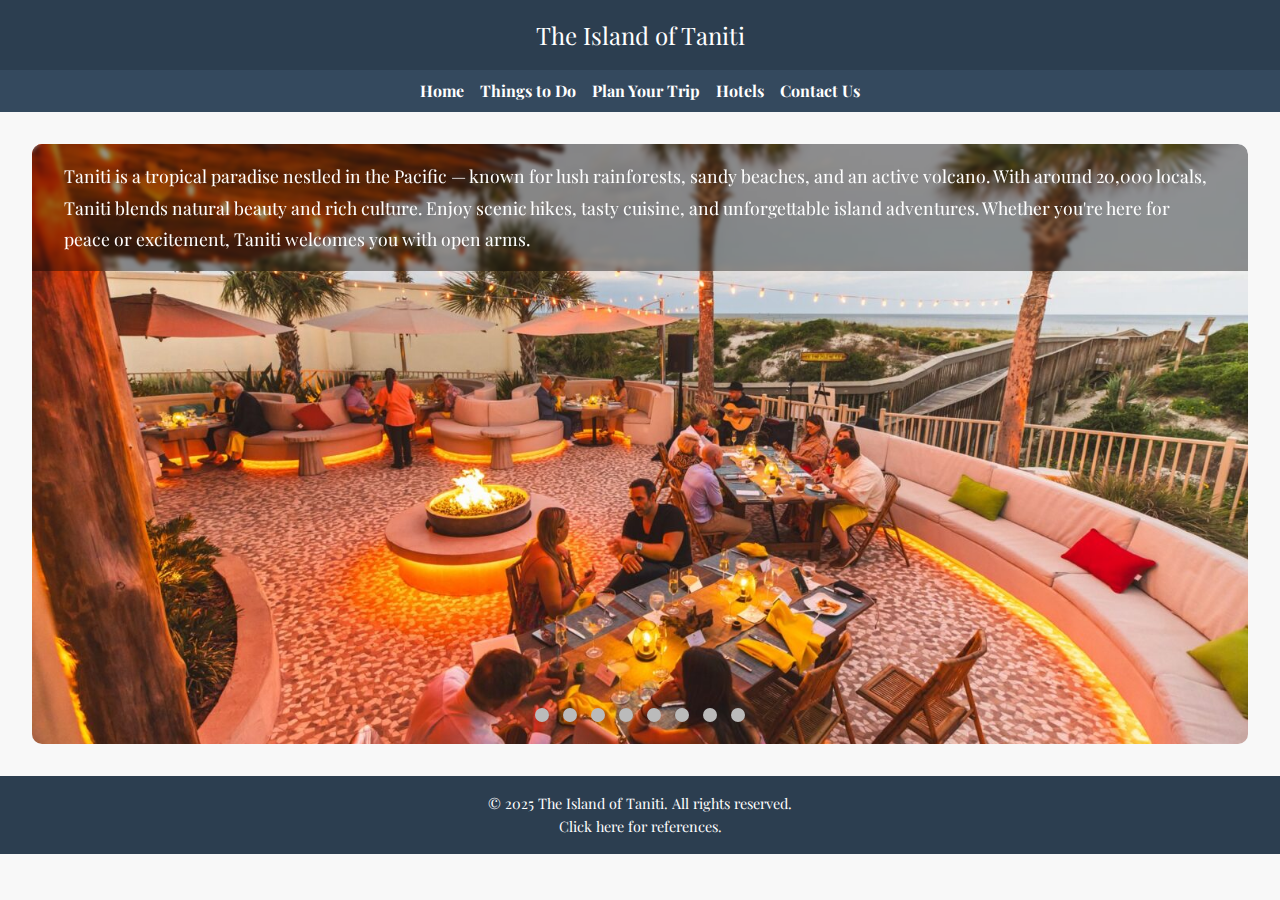
<file: index.html>
<!DOCTYPE html>
<html lang="en">
<head>
  <meta charset="UTF-8" />
  <meta name="viewport" content="width=device-width, initial-scale=1.0"/>
  <title>The Island of Taniti</title>
  <link rel="stylesheet" href="styles.css">
  <link href="https://fonts.googleapis.com/css2?family=Playfair+Display&display=swap" rel="stylesheet">
  <link href="https://fonts.googleapis.com/css2?family=Great+Vibes&display=swap" rel="stylesheet">
</head>

<body>
  <div class="top-bar">
    <div class="logo">The Island of Taniti</div>
  </div>

  <nav class="nav-bar">
    <a href="index.html">Home</a>
    <a href="todo.html"> Things to Do</a>
    <a href="plan.html">Plan Your Trip</a>
    <a href="hotels.html">Hotels</a>
    <a href="contact.html">Contact Us</a>
  </nav>

  <main>
    <div class="slideshow-wrapper">
      <div class="slideshow-container">
        <div class="slide active">
          <img src="HomeImages/picture1.jpg" alt="People in a restaurant in an evening">
        </div>
        <div class="slide">
          <img src="HomeImages/picture2.webp" alt="Inside a restaurant">
        </div>
        <div class="slide">
          <img src="HomeImages/picture3.jpg" alt="Taniti 4 star hotel">
        </div>
        <div class="slide">
          <img src="HomeImages/picture4.jpg" alt="A couple walking on the beach">
        </div>
        <div class="slide">
          <img src="HomeImages/picture5.jpg" alt="A group of people hiking">
        </div>
        <div class="slide">
          <img src="HomeImages/picture6.webp" alt="A couple sightseeing">
        </div>
        <div class="slide">
          <img src="HomeImages/picture7.jpg" alt="Exploring Taniti volcano">
        </div>
        <div class="slide">
          <img src="HomeImages/picture8.jpg" alt="Island boat tour">
        </div>
      </div>

      <div class="overlay-text">
        <p>
          Taniti is a tropical paradise nestled in the Pacific — known for lush rainforests, sandy beaches, and an active volcano. 
          With around 20,000 locals, Taniti blends natural beauty and rich culture. Enjoy scenic hikes, tasty cuisine, 
          and unforgettable island adventures. Whether you're here for peace or excitement, Taniti welcomes you with open arms.
        </p>
      </div>

      <div class="dots-container">
        <span class="dot" onclick="currentSlide(1)"></span>
        <span class="dot" onclick="currentSlide(2)"></span>
        <span class="dot" onclick="currentSlide(3)"></span>
        <span class="dot" onclick="currentSlide(4)"></span>
        <span class="dot" onclick="currentSlide(5)"></span>
        <span class="dot" onclick="currentSlide(6)"></span>
        <span class="dot" onclick="currentSlide(7)"></span>
        <span class="dot" onclick="currentSlide(8)"></span>
      </div>
    </div>
  </main>

  <a href="sources.html" style="text-decoration: none; color: inherit;">
    <footer style="cursor: pointer;">
      <p>&copy; 2025 The Island of Taniti. All rights reserved.</p>
      <p>Click here for references.</p>
    </footer>
  </a>
  
  
  

  <script>
    const slides = document.querySelectorAll('.slide');
    const dots = document.querySelectorAll('.dot');
    let current = 0;

    function showSlide(index) {
      slides.forEach((slide, i) => {
        slide.classList.remove('active');
        dots[i].classList.remove('active');
        if (i === index) {
          slide.classList.add('active');
          dots[i].classList.add('active');
        }
      });
      current = index;
    }

    function nextSlide() {
      current = (current + 1) % slides.length;
      showSlide(current);
    }

    setInterval(nextSlide, 5000);

    function currentSlide(index) {
      showSlide(index - 1);
    }
  </script>
</body>
</html>
</file>
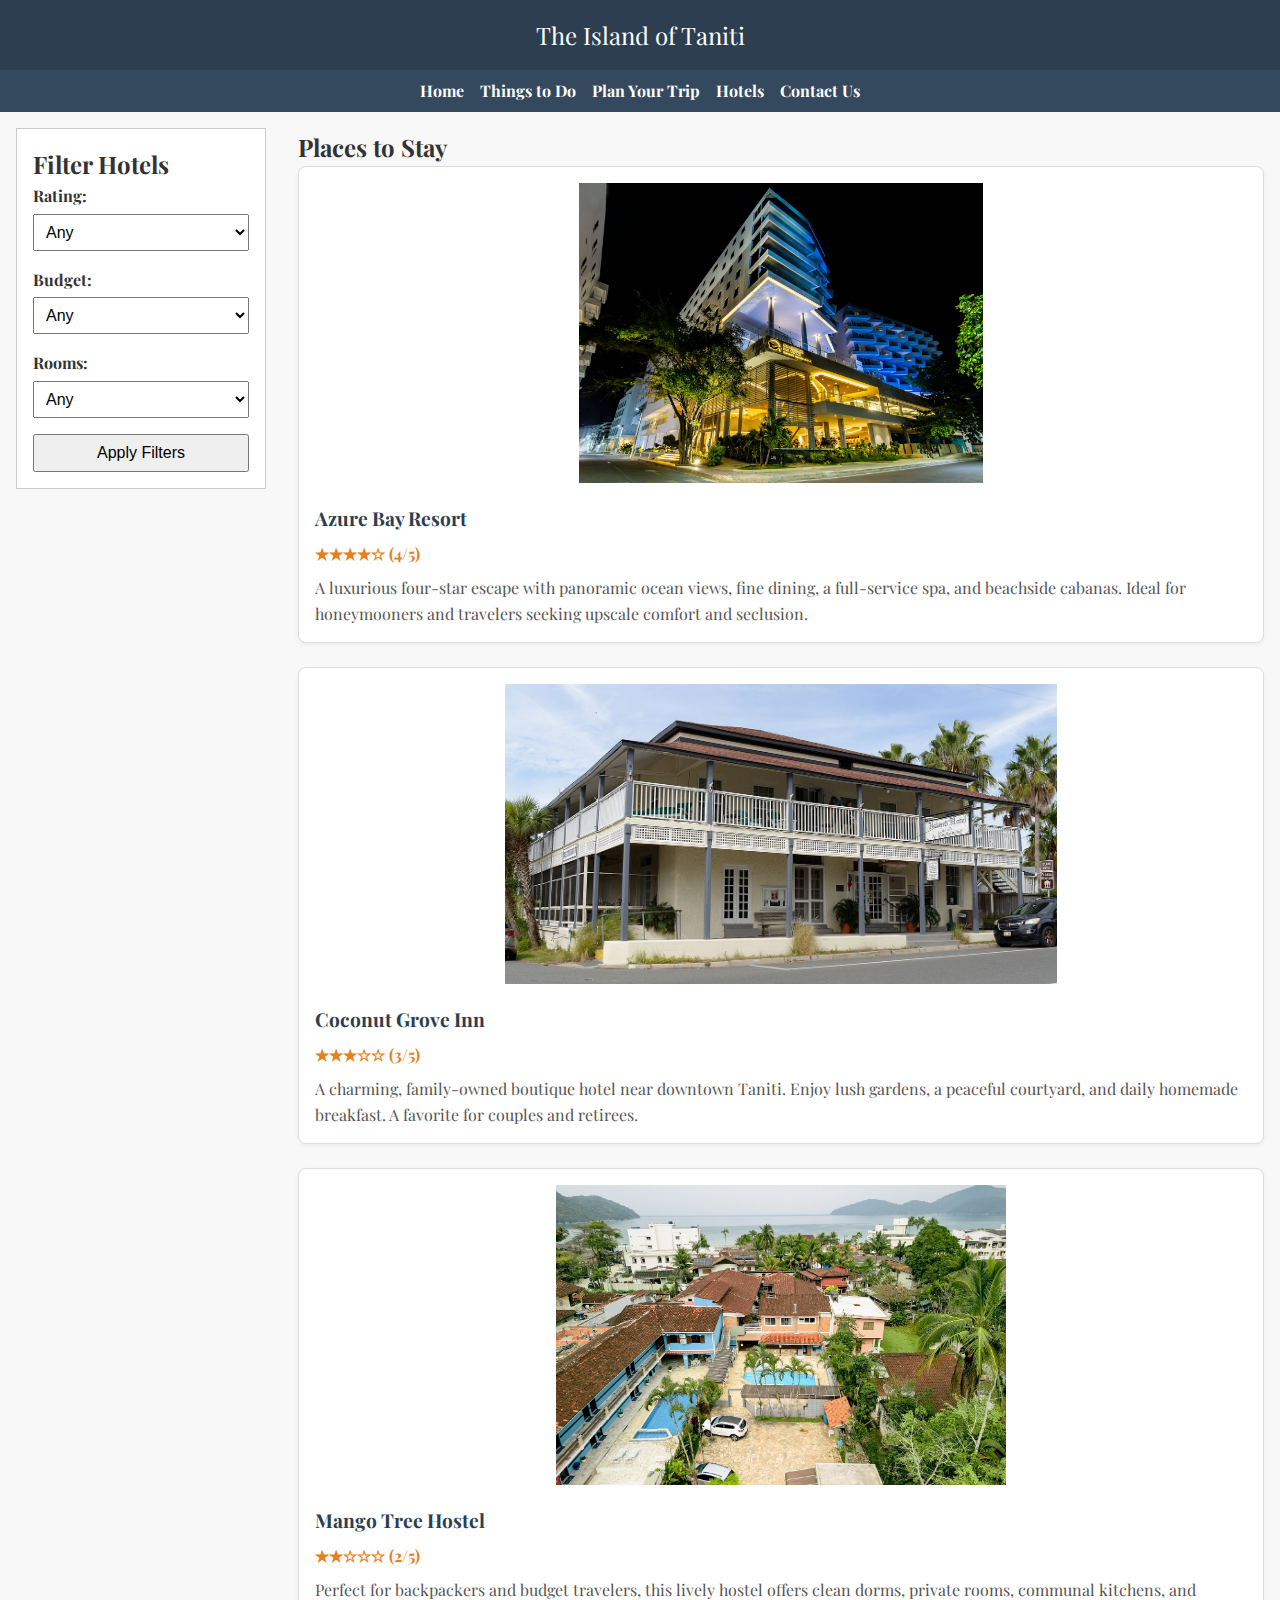
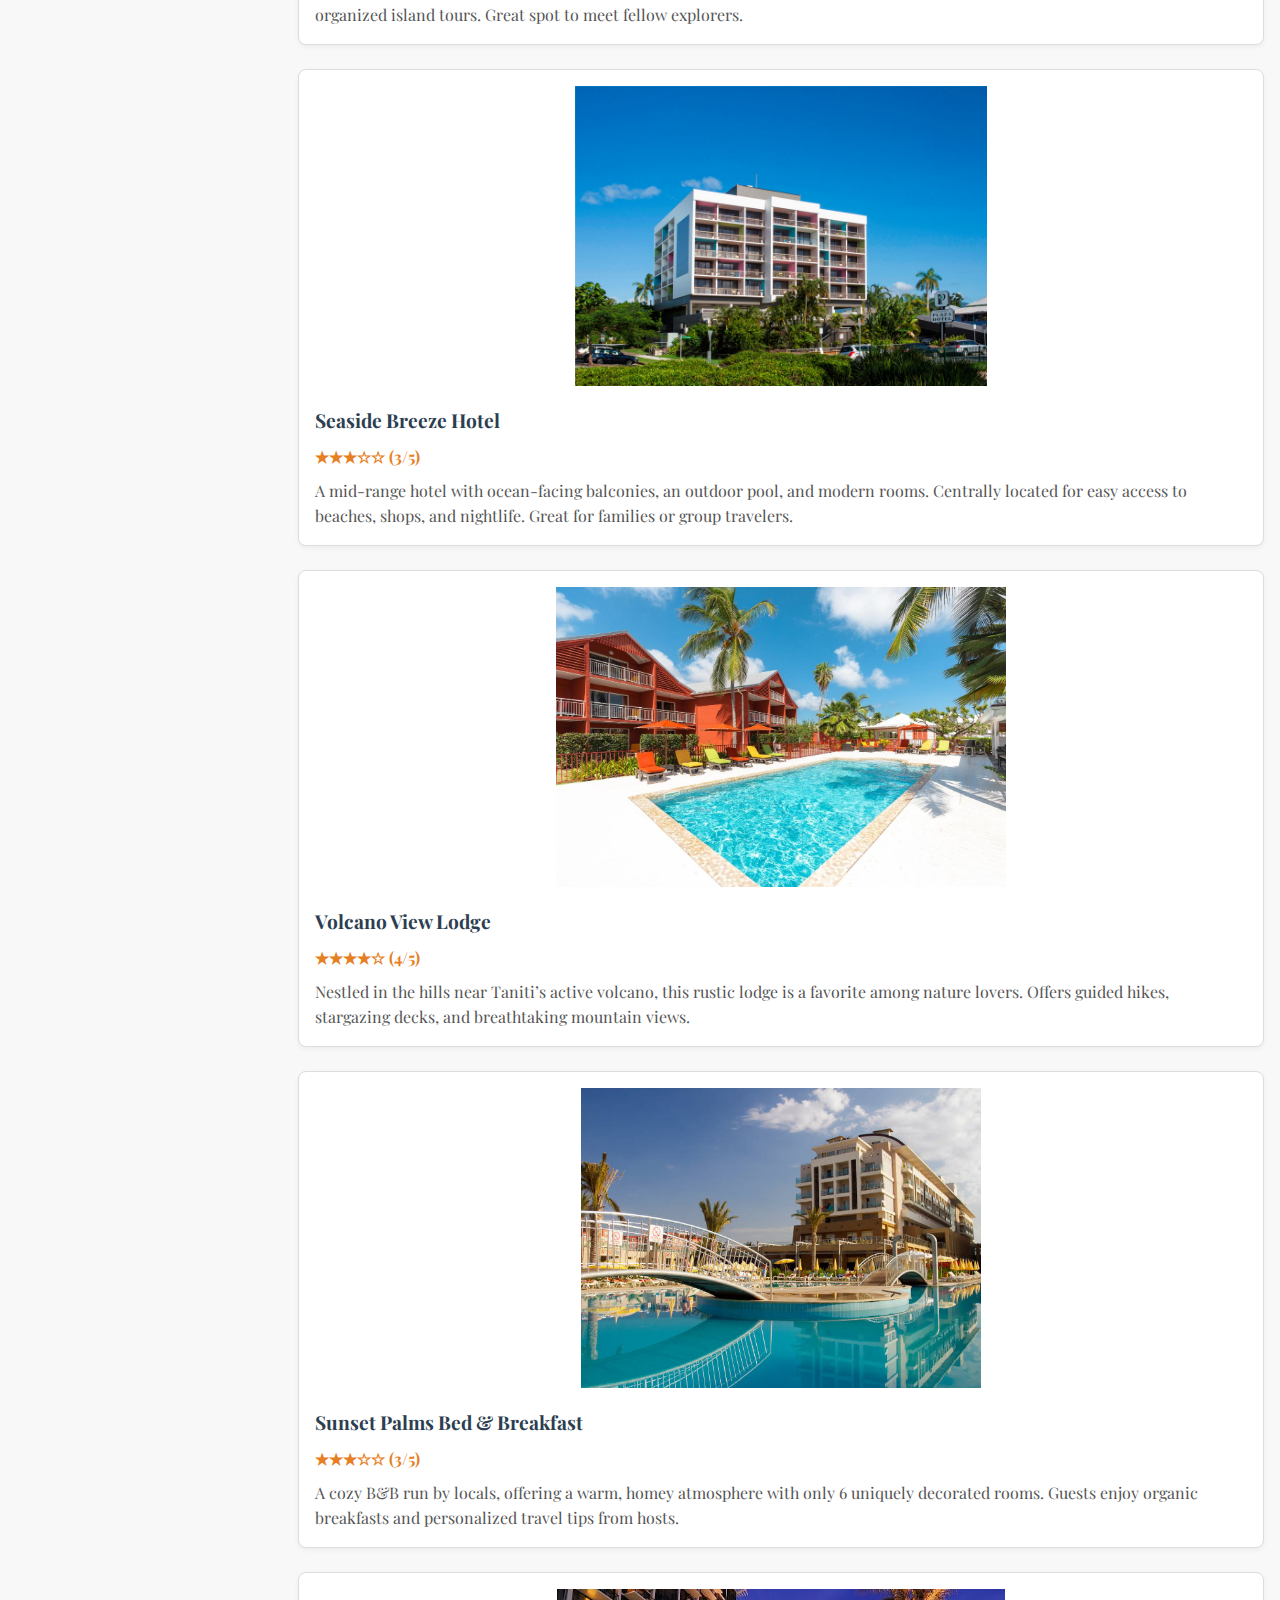
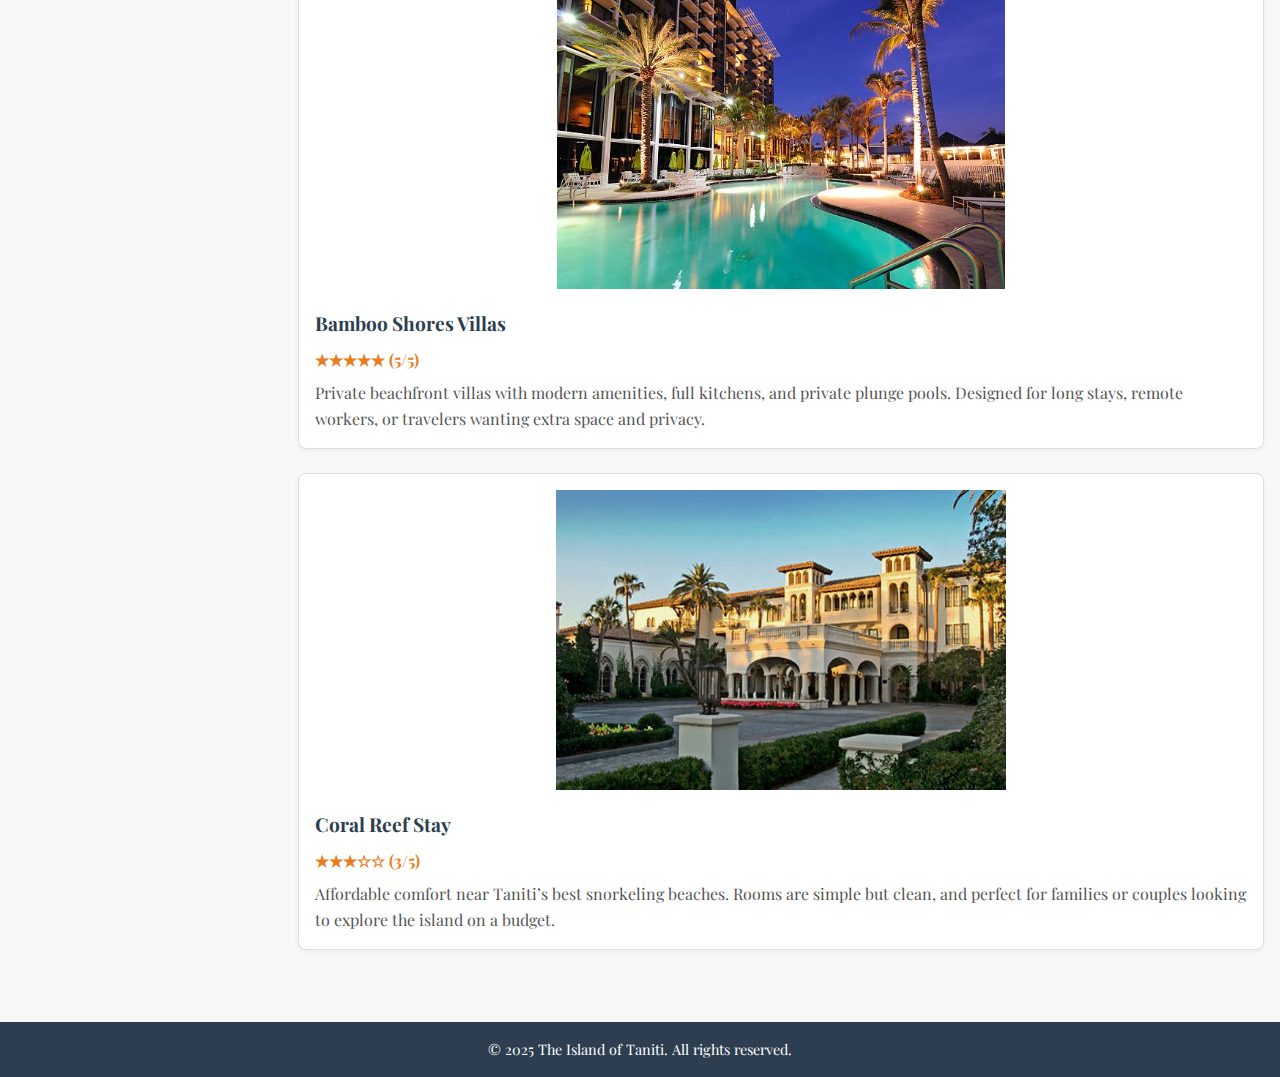
<file: hotels.html>
<!DOCTYPE html>
<html lang="en">
<head>
  <meta charset="UTF-8" />
  <meta name="viewport" content="width=device-width, initial-scale=1.0"/>
  <title>The Island of Taniti</title>
  <link rel="stylesheet" href="styles.css">
  <link href="https://fonts.googleapis.com/css2?family=Playfair+Display&display=swap" rel="stylesheet">
  <style>
    body {
  font-family: 'Playfair Display', serif;
  margin: 0;
  padding: 0;
  background-color: #f8f8f8;
}

.top-bar {
  background-color: #2c3e50;
  padding: 1rem;
  color: white;
  text-align: center;
  font-size: 1.5rem;
}

.nav-bar {
  background-color: #34495e;
  padding: 0.5rem;
  display: flex;
  justify-content: center;
  gap: 1rem;
}

.nav-bar a {
  color: white;
  text-decoration: none;
  font-weight: bold;
}

.content {
  display: flex;
  padding: 1rem;
  gap: 2rem;
}

.filters {
  width: 250px;
  position: sticky;
  top: 1rem;
  background-color: #ffffff;
  padding: 1rem;
  border: 1px solid #ccc;
  height: fit-content;
}

.filter-group {
  margin-bottom: 1rem;
}

.filter-group label {
  display: block;
  margin-bottom: 0.3rem;
  font-weight: bold;
}

.filter-group select,
button[type="submit"] {
  width: 100%;
  padding: 0.5rem;
  font-size: 1rem;
}

.hotel-listings {
  flex: 1;
}

.hotel-card {
  background-color: white;
  padding: 1rem;
  margin-bottom: 1.5rem;
  border-radius: 8px;
  border: 1px solid #ddd;
  box-shadow: 0 2px 5px rgba(0,0,0,0.05);
}

.hotel-card img {
  width: 100%;
  height: auto;         
  max-height: 300px;    
  object-fit: contain;  
  border-radius: 6px;
}

.hotel-card h3 {
  margin-top: 0.8rem;
  font-size: 1.2rem;
  color: #2c3e50;
}

.hotel-card p {
  font-size: 1rem;
  color: #555;
}

.rating {
  margin: 0.5rem 0;
  color: #e67e22;
  font-weight: bold;
}

.footer {
  background-color: #2c3e50;
  color: white;
  padding: 1rem;
  text-align: center;
  margin-top: 2rem;
}

  </style>
</head>
<body>
  <div class="top-bar">
    <div class="logo">The Island of Taniti</div>
  </div>

  <nav class="nav-bar">
    <a href="index.html">Home</a>
    <a href="todo.html"> Things to Do</a>
    <a href="plan.html">Plan Your Trip</a>
    <a href="hotels.html">Hotels</a>
    <a href="contact.html">Contact Us</a>
  </nav>

  <main class="content">
    <aside class="filters">
      <h2>Filter Hotels</h2>
      <form id="filterForm">
        <div class="filter-group">
          <label for="rating">Rating:</label>
          <select id="rating">
            <option value="">Any</option>
            <option value="1">1 star</option>
            <option value="2">2 stars</option>
            <option value="3">3 stars</option>
            <option value="4">4 stars</option>
            <option value="5">5 stars</option>
          </select>
        </div>

        <div class="filter-group">
          <label for="budget">Budget:</label>
          <select id="budget">
            <option value="">Any</option>
            <option value="budget">Budget</option>
            <option value="midrange">Mid-range</option>
            <option value="luxury">Luxury</option>
          </select>
        </div>

        <div class="filter-group">
          <label for="rooms">Rooms:</label>
          <select id="rooms">
            <option value="">Any</option>
            <option value="1bed">1 Bed</option>
            <option value="2bed">2 Beds</option>
            <option value="suite">Family Suite</option>
          </select>
        </div>

        <button type="submit">Apply Filters</button>
      </form>
    </aside>

    <section class="hotel-listings" id="hotelList">
      <h2>Places to Stay</h2>

      <article class="hotel-card" data-rating="4" data-budget="luxury" data-rooms="2bed">
        <img src="hotelpimages/hotel 11.jpg" alt="Azure Bay Resort">
        <h3>Azure Bay Resort</h3>
        <div class="rating">★★★★☆ (4/5)</div>
        <p>A luxurious four-star escape with panoramic ocean views, fine dining, a full-service spa, and beachside cabanas. Ideal for honeymooners and travelers seeking upscale comfort and seclusion.</p>
      </article>

      <article class="hotel-card" data-rating="3" data-budget="midrange" data-rooms="1bed">
        <img src="hotelpimages/hotel1.jpg" alt="Coconut Grove Inn">
        <h3>Coconut Grove Inn</h3>
        <div class="rating">★★★☆☆ (3/5)</div>
        <p>A charming, family-owned boutique hotel near downtown Taniti. Enjoy lush gardens, a peaceful courtyard, and daily homemade breakfast. A favorite for couples and retirees.</p>
      </article>

      <article class="hotel-card" data-rating="2" data-budget="budget" data-rooms="suite">
        <img src="hotelpimages/hotel3.jpg" alt="Mango Tree Hostel">
        <h3>Mango Tree Hostel</h3>
        <div class="rating">★★☆☆☆ (2/5)</div>
        <p>Perfect for backpackers and budget travelers, this lively hostel offers clean dorms, private rooms, communal kitchens, and organized island tours. Great spot to meet fellow explorers.</p>
      </article>

      <article class="hotel-card" data-rating="3" data-budget="midrange" data-rooms="2bed">
        <img src="hotelpimages/hotel5.jpg" alt="Seaside Breeze Hotel">
        <h3>Seaside Breeze Hotel</h3>
        <div class="rating">★★★☆☆ (3/5)</div>
        <p>A mid-range hotel with ocean-facing balconies, an outdoor pool, and modern rooms. Centrally located for easy access to beaches, shops, and nightlife. Great for families or group travelers.</p>
      </article>

      <article class="hotel-card" data-rating="4" data-budget="midrange" data-rooms="suite">
        <img src="hotelpimages/hotel4.jpg" alt="Volcano View Lodge">
        <h3>Volcano View Lodge</h3>
        <div class="rating">★★★★☆ (4/5)</div>
        <p>Nestled in the hills near Taniti’s active volcano, this rustic lodge is a favorite among nature lovers. Offers guided hikes, stargazing decks, and breathtaking mountain views.</p>
      </article>

      <article class="hotel-card" data-rating="3" data-budget="budget" data-rooms="1bed">
        <img src="hotelpimages/hotel6.jpg" alt="Sunset Palms Bed & Breakfast">
        <h3>Sunset Palms Bed & Breakfast</h3>
        <div class="rating">★★★☆☆ (3/5)</div>
        <p>A cozy B&B run by locals, offering a warm, homey atmosphere with only 6 uniquely decorated rooms. Guests enjoy organic breakfasts and personalized travel tips from hosts.</p>
      </article>

      <article class="hotel-card" data-rating="5" data-budget="luxury" data-rooms="suite">
        <img src="hotelpimages/hotel7.jpg" alt="Bamboo Shores Villas">
        <h3>Bamboo Shores Villas</h3>
        <div class="rating">★★★★★ (5/5)</div>
        <p>Private beachfront villas with modern amenities, full kitchens, and private plunge pools. Designed for long stays, remote workers, or travelers wanting extra space and privacy.</p>
      </article>

      <article class="hotel-card" data-rating="3" data-budget="budget" data-rooms="2bed">
        <img src="hotelpimages/hotel8.jpg" alt="Coral Reef Stay">
        <h3>Coral Reef Stay</h3>
        <div class="rating">★★★☆☆ (3/5)</div>
        <p>Affordable comfort near Taniti’s best snorkeling beaches. Rooms are simple but clean, and perfect for families or couples looking to explore the island on a budget.</p>
      </article>
    </section>
  </main>

  <footer class="footer">
    <p>&copy; 2025 The Island of Taniti. All rights reserved.</p>
  </footer>

  <script>
    document.getElementById('filterForm').addEventListener('submit', function (e) {
      e.preventDefault();

      const selectedRating = document.getElementById('rating').value;
      const selectedBudget = document.getElementById('budget').value;
      const selectedRooms = document.getElementById('rooms').value;

      document.querySelectorAll('.hotel-card').forEach(card => {
        const rating = card.getAttribute('data-rating');
        const budget = card.getAttribute('data-budget');
        const rooms = card.getAttribute('data-rooms');

        const ratingMatch = !selectedRating || selectedRating === rating;
        const budgetMatch = !selectedBudget || selectedBudget === budget;
        const roomsMatch = !selectedRooms || selectedRooms === rooms;

        if (ratingMatch && budgetMatch && roomsMatch) {
          card.style.display = '';
        } else {
          card.style.display = 'none';
        }
      });
    });
  </script>
</body>
</html>
</file>
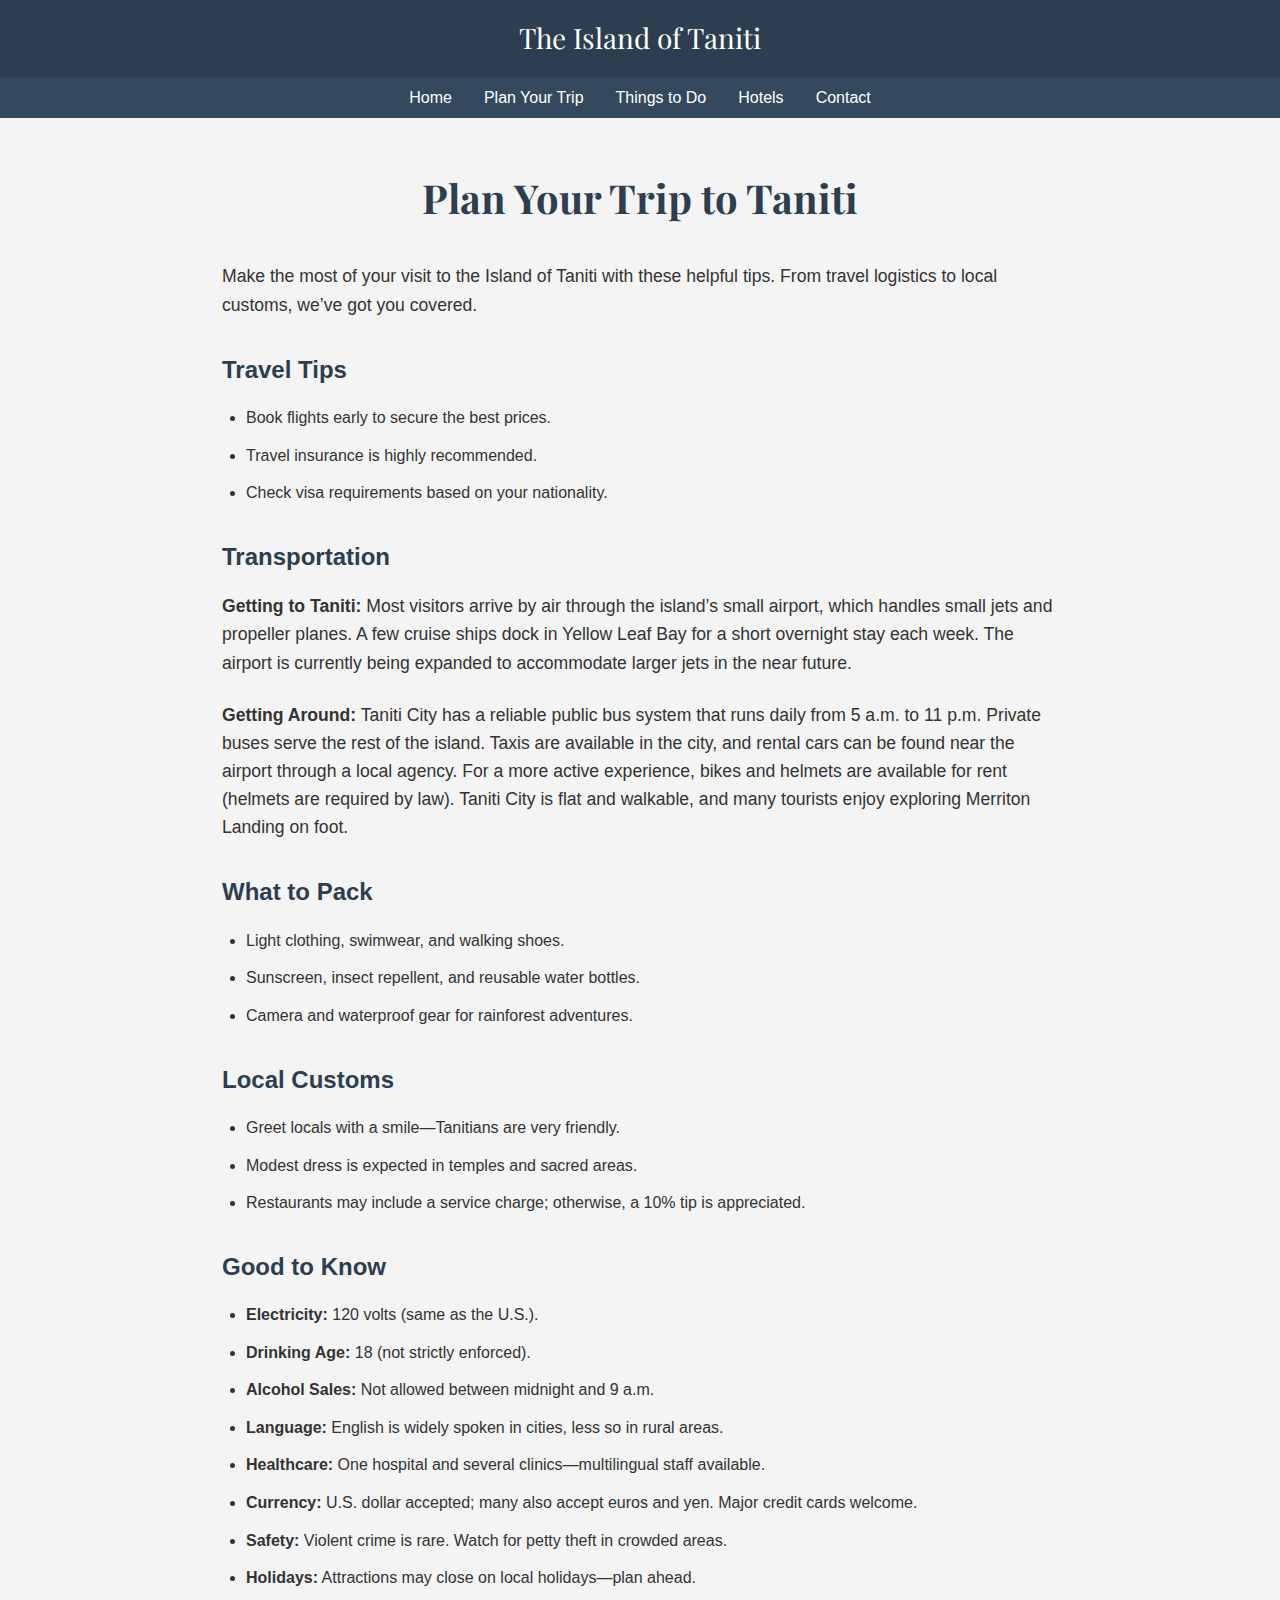
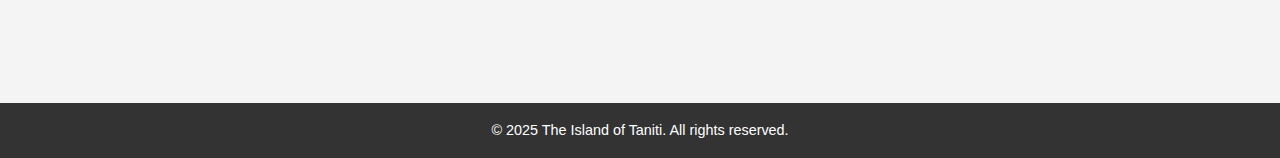
<file: plan.html>
<!DOCTYPE html>
<html lang="en">
<head>
  <meta charset="UTF-8" />
  <meta name="viewport" content="width=device-width, initial-scale=1.0"/>
  <title>Plan Your Trip – The Island of Taniti</title>
  <link href="https://fonts.googleapis.com/css2?family=Playfair+Display&display=swap" rel="stylesheet">
  <link rel="stylesheet" href="styles.css">
  <style>
    * {
      margin: 0;
      padding: 0;
      box-sizing: border-box;
    }
    html, body {
      font-family: 'Segoe UI', sans-serif;
      background-color: #f4f4f4;
      color: #333;
      line-height: 1.6;
    }

    .top-bar {
      background-color: #2c3e50;
      padding: 1rem 2rem;
      color: #fff;
      text-align: center;
      font-family: 'Playfair Display', serif;
      font-size: 1.75rem;
    }
    .nav-bar {
      display: flex;
      justify-content: center;
      background-color: #34495e;
      padding: 0.5rem;
      gap: 2rem;
    }
    .nav-bar a {
      color: #fff;
      text-decoration: none;
      font-weight: 500;
      transition: 0.3s;
    }
    .nav-bar a:hover {
      text-decoration: underline;
    }

    .plan-section {
      padding: 3rem 2rem;
      max-width: 900px;
      margin: auto;
    }

    .plan-section h2 {
      font-family: 'Playfair Display', serif;
      font-size: 2.5rem;
      margin-bottom: 2rem;
      color: #2c3e50;
      text-align: center;
    }

    .plan-section h3 {
      font-size: 1.5rem;
      margin-top: 2rem;
      margin-bottom: 1rem;
      color: #2c3e50;
    }

    .plan-section p {
      margin-bottom: 1.5rem;
      font-size: 1.1rem;
    }

    .plan-section ul {
      list-style: disc;
      padding-left: 1.5rem;
      margin-bottom: 2rem;
    }

    .plan-section li {
      margin-bottom: 0.75rem;
    }

    footer {
      background-color: #333;
      color: #fff;
      text-align: center;
      padding: 1rem;
      font-size: 0.9rem;
      margin-top: 2rem;
    }
  </style>
</head>
<body>
  <div class="top-bar">The Island of Taniti</div>
  <nav class="nav-bar">
    <a href="index.html">Home</a>
    <a href="plan.html">Plan Your Trip</a>
    <a href="todo.html">Things to Do</a>
    <a href="hotels.html">Hotels</a>
    <a href="contact.html">Contact</a>
  </nav>

  <section class="plan-section">
    <h2>Plan Your Trip to Taniti</h2>
    <p>Make the most of your visit to the Island of Taniti with these helpful tips. From travel logistics to local customs, we’ve got you covered.</p>

    <h3>Travel Tips</h3>
    <ul>
      <li>Book flights early to secure the best prices.</li>
      <li>Travel insurance is highly recommended.</li>
      <li>Check visa requirements based on your nationality.</li>
    </ul>
    <h3>Transportation</h3>
<p><strong>Getting to Taniti:</strong> Most visitors arrive by air through the island’s small airport, which handles small jets and propeller planes. A few cruise ships dock in Yellow Leaf Bay for a short overnight stay each week. The airport is currently being expanded to accommodate larger jets in the near future.</p>

<p><strong>Getting Around:</strong> Taniti City has a reliable public bus system that runs daily from 5 a.m. to 11 p.m. Private buses serve the rest of the island. Taxis are available in the city, and rental cars can be found near the airport through a local agency. For a more active experience, bikes and helmets are available for rent (helmets are required by law). Taniti City is flat and walkable, and many tourists enjoy exploring Merriton Landing on foot.</p>

    <h3>What to Pack</h3>
    <ul>
      <li>Light clothing, swimwear, and walking shoes.</li>
      <li>Sunscreen, insect repellent, and reusable water bottles.</li>
      <li>Camera and waterproof gear for rainforest adventures.</li>
    </ul>

    <h3>Local Customs</h3>
    <ul>
      <li>Greet locals with a smile—Tanitians are very friendly.</li>
      <li>Modest dress is expected in temples and sacred areas.</li>
      <li>Restaurants may include a service charge; otherwise, a 10% tip is appreciated.</li>
    </ul>

    <h3>Good to Know</h3>
    <ul>
      <li><strong>Electricity:</strong> 120 volts (same as the U.S.).</li>
      <li><strong>Drinking Age:</strong> 18 (not strictly enforced).</li>
      <li><strong>Alcohol Sales:</strong> Not allowed between midnight and 9 a.m.</li>
      <li><strong>Language:</strong> English is widely spoken in cities, less so in rural areas.</li>
      <li><strong>Healthcare:</strong> One hospital and several clinics—multilingual staff available.</li>
      <li><strong>Currency:</strong> U.S. dollar accepted; many also accept euros and yen. Major credit cards welcome.</li>
      <li><strong>Safety:</strong> Violent crime is rare. Watch for petty theft in crowded areas.</li>
      <li><strong>Holidays:</strong> Attractions may close on local holidays—plan ahead.</li>
    </ul>
  </section>

  <footer>
    &copy; 2025 The Island of Taniti. All rights reserved.
  </footer>
</body>
</html>
</file>
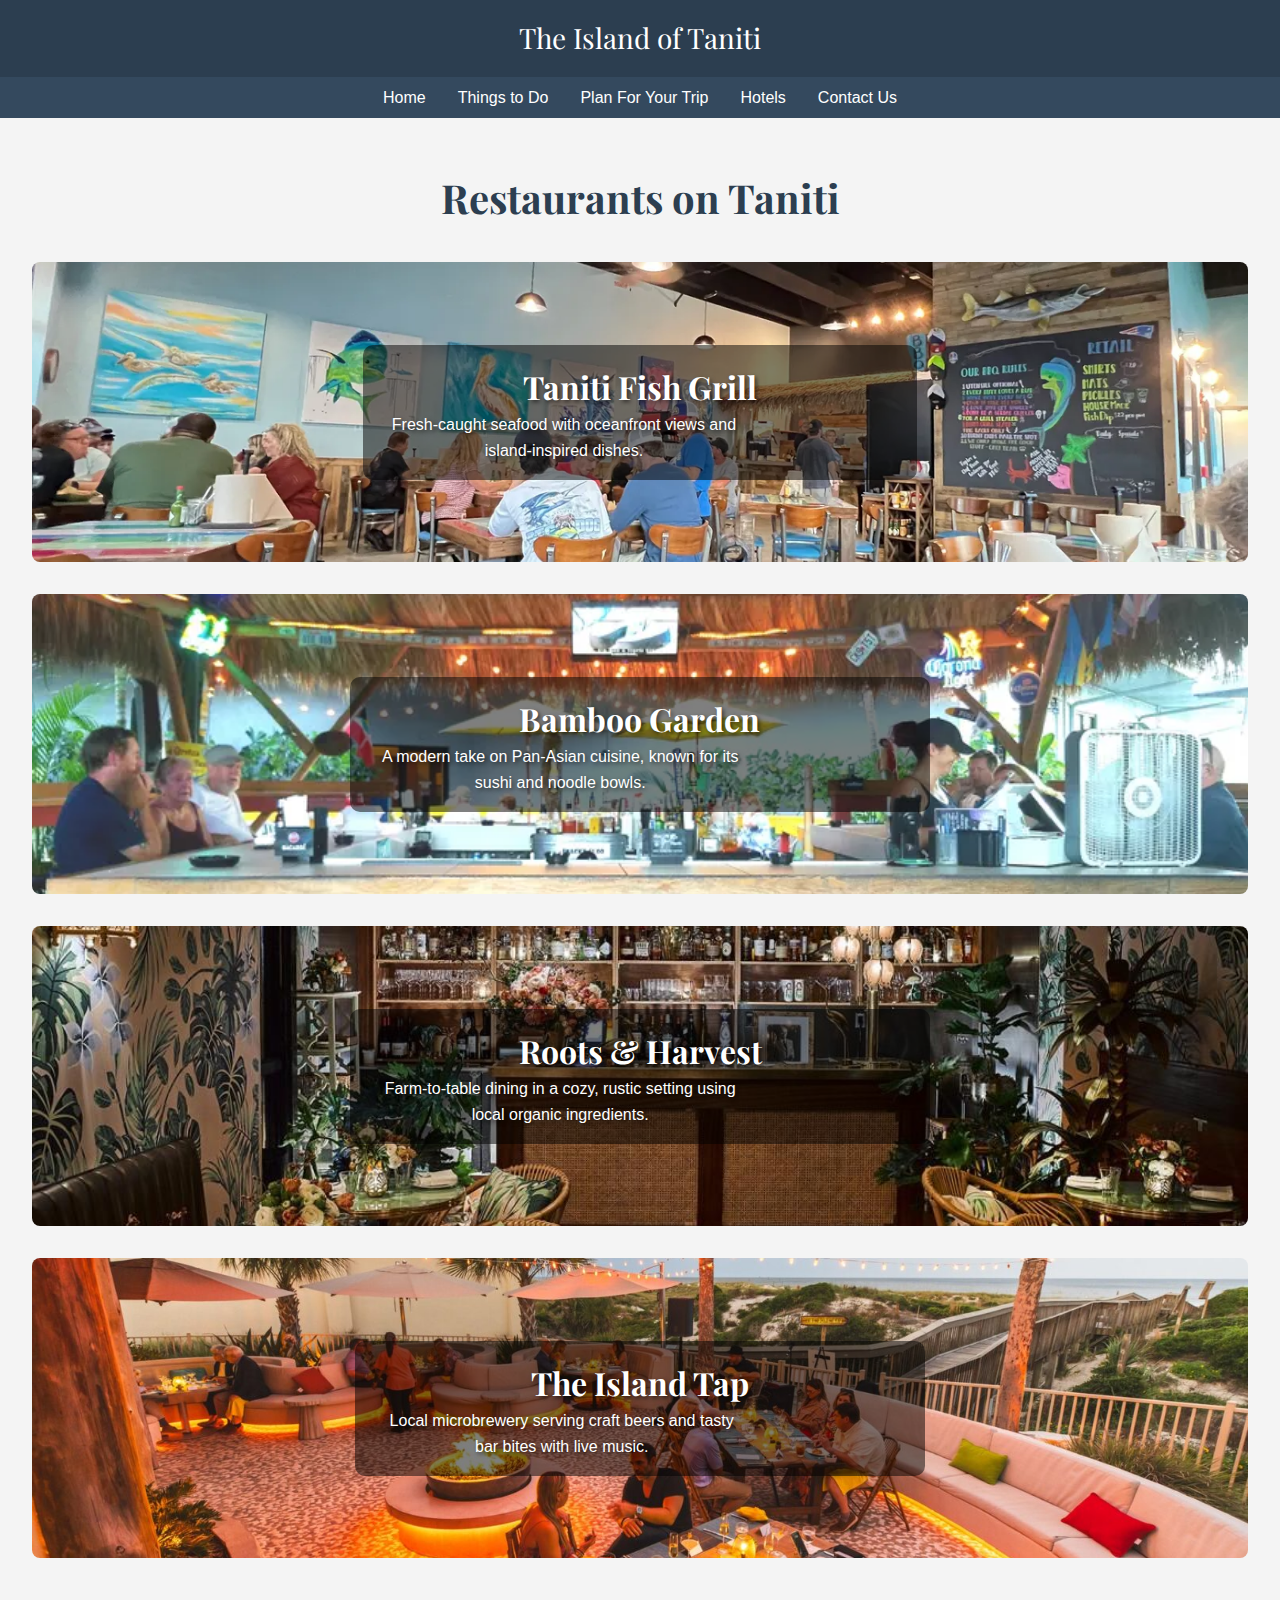
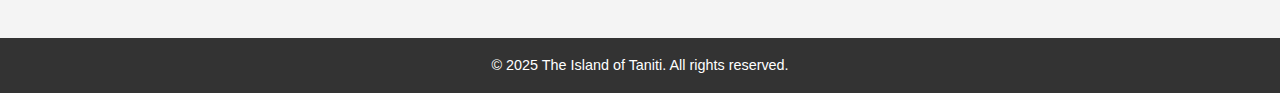
<file: restaurant.html>
<!DOCTYPE html>
<html lang="en">
<head>
  <meta charset="UTF-8" />
  <meta name="viewport" content="width=device-width, initial-scale=1.0"/>
  <title>Restaurants – The Island of Taniti</title>
  <link href="https://fonts.googleapis.com/css2?family=Playfair+Display&display=swap" rel="stylesheet">
  <link rel="stylesheet" href="styles.css">
  <style>
    * {
      margin: 0;
      padding: 0;
      box-sizing: border-box;
    }

    html, body {
      font-family: 'Segoe UI', sans-serif;
      background-color: #f4f4f4;
      color: #333;
      line-height: 1.6;
      overflow-x: hidden;
    }

    .top-bar {
      background-color: #2c3e50;
      padding: 1rem 2rem;
      color: #fff;
      text-align: center;
      font-family: 'Playfair Display', serif;
      font-size: 1.75rem;
    }

    .nav-bar {
      display: flex;
      justify-content: center;
      background-color: #34495e;
      padding: 0.5rem;
      gap: 2rem;
    }

    .nav-bar a {
      color: #fff;
      text-decoration: none;
      font-weight: 500;
      transition: 0.3s;
    }

    .nav-bar a:hover {
      text-decoration: underline;
    }

    .restaurants {
      padding: 3rem 2rem;
      text-align: center;
    }

    .restaurants h2 {
      font-family: 'Playfair Display', serif;
      font-size: 2.5rem;
      margin-bottom: 2rem;
      color: #2c3e50;
    }

    .restaurant-list {
      display: grid;
      grid-template-columns: 1fr;
      gap: 2rem;
    }

    .restaurant {
      height: 300px;
      background-size: cover;
      background-position: center;
      border-radius: 8px;
      display: flex;
      justify-content: center;
      align-items: center;
      position: relative;
      color: white;
      text-shadow: 2px 2px 4px rgba(0, 0, 0, 0.6);
      transition: transform 0.3s;
    }

    .restaurant:hover {
      transform: scale(1.05);
    }

    .text-overlay {
      background-color: rgba(0, 0, 0, 0.5);
      padding: 1rem 1.5rem;
      border-radius: 10px;
      text-align: center;
      max-width: 80%;
    }

    .restaurant h3 {
      font-family: 'Playfair Display', serif;
      font-size: 2rem;
      font-weight: bold;
    }

    .restaurant p {
      font-size: 1rem;
      max-width: 70%;
      text-align: center;
    }

    footer {
      background-color: #333;
      color: #fff;
      text-align: center;
      padding: 1rem;
      font-size: 0.9rem;
      margin-top: 2rem;
    }

    @media (max-width: 800px) {
      .restaurant-list {
        grid-template-columns: 1fr;
      }
      .restaurant {
        height: 250px;
      }
    }
  </style>
</head>
<body>
  <div class="top-bar">The Island of Taniti</div>
  <nav class="nav-bar">
    <a href="index.html">Home</a>
    <a href="todo.html"> Things to Do</a>
    <a href="plan.html">Plan For Your Trip</a>
    <a href="hotels.html">Hotels</a>
    <a href="contact.html">Contact Us</a>
  </nav>

  <section class="restaurants">
    <h2>Restaurants on Taniti</h2>
    <div class="restaurant-list">
      <div class="restaurant" style="background-image: url('HomeImages/picture2.webp');">
        <div class="text-overlay">
          <h3>Taniti Fish Grill</h3>
          <p>Fresh-caught seafood with oceanfront views and island-inspired dishes.</p>
        </div>
      </div>
      <div class="restaurant" style="background-image: url('bamboo.webp');">
        <div class="text-overlay">
          <h3>Bamboo Garden</h3>
          <p>A modern take on Pan-Asian cuisine, known for its sushi and noodle bowls.</p>
        </div>
      </div>
      <div class="restaurant" style="background-image: url('cozy.jpg');">
        <div class="text-overlay">
          <h3>Roots & Harvest</h3>
          <p>Farm-to-table dining in a cozy, rustic setting using local organic ingredients.</p>
        </div>
      </div>
      <div class="restaurant" style="background-image: url('HomeImages/picture1.jpg');">
        <div class="text-overlay">
          <h3>The Island Tap</h3>
          <p>Local microbrewery serving craft beers and tasty bar bites with live music.</p>
        </div>
      </div>
    </div>
  </section>

  <footer>
    &copy; 2025 The Island of Taniti. All rights reserved.
  </footer>
</body>
</html>
</file>
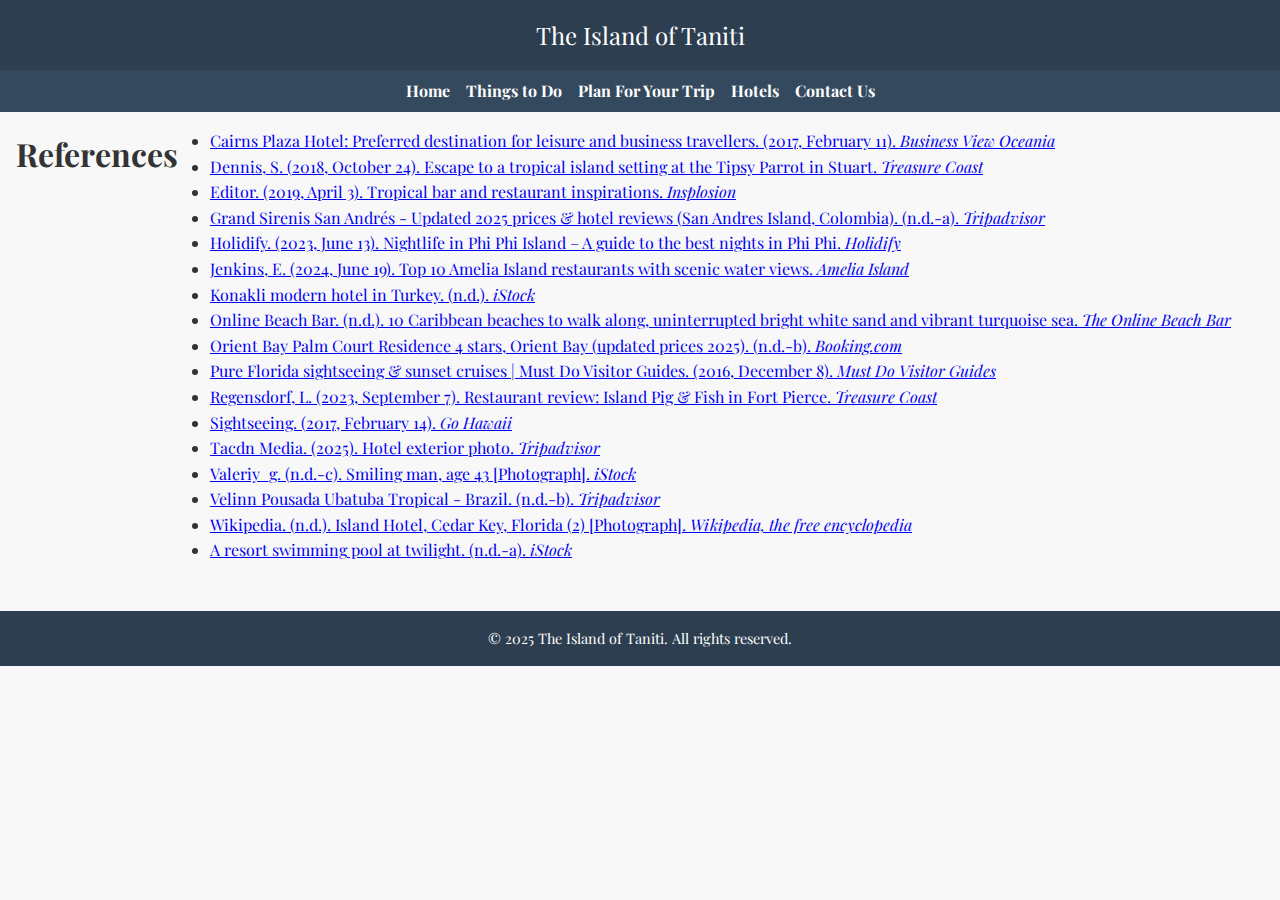
<file: sources.html>
<!DOCTYPE html>
<html lang="en">
<head>
  <meta charset="UTF-8" />
  <meta name="viewport" content="width=device-width, initial-scale=1.0"/>
  <title>The Island of Taniti</title>
  <link rel="stylesheet" href="styles.css">
  <link href="https://fonts.googleapis.com/css2?family=Playfair+Display&display=swap" rel="stylesheet">
  <style>
    body {
  font-family: 'Playfair Display', serif;
  margin: 0;
  padding: 0;
  background-color: #f8f8f8;
}

.top-bar {
  background-color: #2c3e50;
  padding: 1rem;
  color: white;
  text-align: center;
  font-size: 1.5rem;
}

.nav-bar {
  background-color: #34495e;
  padding: 0.5rem;
  display: flex;
  justify-content: center;
  gap: 1rem;
}

.nav-bar a {
  color: white;
  text-decoration: none;
  font-weight: bold;
}

.content {
  display: flex;
  padding: 1rem;
  gap: 2rem;
}

.filters {
  width: 250px;
  position: sticky;
  top: 1rem;
  background-color: #ffffff;
  padding: 1rem;
  border: 1px solid #ccc;
  height: fit-content;
}

.filter-group {
  margin-bottom: 1rem;
}

.filter-group label {
  display: block;
  margin-bottom: 0.3rem;
  font-weight: bold;
}

.filter-group select,
button[type="submit"] {
  width: 100%;
  padding: 0.5rem;
  font-size: 1rem;
}

.hotel-listings {
  flex: 1;
}

.hotel-card {
  background-color: white;
  padding: 1rem;
  margin-bottom: 1.5rem;
  border-radius: 8px;
  border: 1px solid #ddd;
  box-shadow: 0 2px 5px rgba(0,0,0,0.05);
}

.hotel-card img {
  width: 100%;
  height: auto;         
  max-height: 300px;    
  object-fit: contain;  
  border-radius: 6px;
}

.hotel-card h3 {
  margin-top: 0.8rem;
  font-size: 1.2rem;
  color: #2c3e50;
}

.hotel-card p {
  font-size: 1rem;
  color: #555;
}

.rating {
  margin: 0.5rem 0;
  color: #e67e22;
  font-weight: bold;
}

.footer {
  background-color: #2c3e50;
  color: white;
  padding: 1rem;
  text-align: center;
  margin-top: 2rem;
}

  </style>
</head>
<body>
  <div class="top-bar">
    <div class="logo">The Island of Taniti</div>
  </div>

  <nav class="nav-bar">
    <a href="index.html">Home</a>
    <a href="todo.html"> Things to Do</a>
    <a href="plan.html">Plan For Your Trip</a>
    <a href="hotels.html">Hotels</a>
    <a href="contact.html">Contact Us</a>
  </nav>

  <main class="content">
    <body>
        <h1>References</h1>
        <ul>
          <li><a href="https://businessviewoceania.com/cairns-plaza-hotel/">Cairns Plaza Hotel: Preferred destination for leisure and business travellers. (2017, February 11). <i>Business View Oceania</i></a></li>
      
          <li><a href="https://www.tcpalm.com/story/entertainment/dining/2018/10/24/escape-tropical-island-setting-tipsy-parrot-stuart/1613077002/">Dennis, S. (2018, October 24). Escape to a tropical island setting at the Tipsy Parrot in Stuart. <i>Treasure Coast</i></a></li>
      
          <li><a href="https://www.insplosion.com/blog/posts/tropical-bar-restaurant-inspirations/">Editor. (2019, April 3). Tropical bar and restaurant inspirations. <i>Insplosion</i></a></li>
      
          <li><a href="https://www.tripadvisor.com/Hotel_Review-g297482-d23971801-Reviews-Grand_Sirenis_San_Andres-San_Andres_Island_San_Andres_and_Providencia_Department.html">Grand Sirenis San Andrés - Updated 2025 prices & hotel reviews (San Andres Island, Colombia). (n.d.-a). <i>Tripadvisor</i></a></li>
      
          <li><a href="https://www.holidify.com/pages/nightlife-in-phi-phi-islands-5978.html">Holidify. (2023, June 13). Nightlife in Phi Phi Island – A guide to the best nights in Phi Phi. <i>Holidify</i></a></li>
      
          <li><a href="https://www.ameliaisland.com/blog/top-10-amelia-island-restaurants-with-scenic-water-views/">Jenkins, E. (2024, June 19). Top 10 Amelia Island restaurants with scenic water views. <i>Amelia Island</i></a></li>
      
          <li><a href="https://www.istockphoto.com/photo/modern-hotel-gm172977455-6857030">Konakli modern hotel in Turkey. (n.d.). <i>iStock</i></a></li>
      
          <li><a href="https://www.onlinebeachbar.com/ten-caribbean-beaches-to-walk">Online Beach Bar. (n.d.). 10 Caribbean beaches to walk along, uninterrupted bright white sand and vibrant turquoise sea. <i>The Online Beach Bar</i></a></li>
      
          <li><a href="https://www.booking.com/hotel/mf/palm-court-orient-bay-french-st-martin.html">Orient Bay Palm Court Residence 4 stars, Orient Bay (updated prices 2025). (n.d.-b). <i>Booking.com</i></a></li>
      
          <li><a href="https://www.mustdo.com/fl/naples-bonita-springs-marco-island-everglades/tours/pure-florida-sightseeing-cruises/">Pure Florida sightseeing & sunset cruises | Must Do Visitor Guides. (2016, December 8). <i>Must Do Visitor Guides</i></a></li>
      
          <li><a href="https://www.tcpalm.com/picture-gallery/nletter/2023/09/06/restaurant-review-island-pig-fish-in-fort-pierce/70780066007/">Regensdorf, L. (2023, September 7). Restaurant review: Island Pig & Fish in Fort Pierce. <i>Treasure Coast</i></a></li>
      
          <li><a href="https://www.gohawaii.com/experiences/sightseeing">Sightseeing. (2017, February 14). <i>Go Hawaii</i></a></li>
      
          <li><a href="https://dynamic-media.tacdn.com/media/photo-o/2f/24/67/42/caption.jpg?w=1100&h=800&s=1">Tacdn Media. (2025). Hotel exterior photo. <i>Tripadvisor</i></a></li>
      
          <li><a href="https://www.istockphoto.com/photo/smiling-man-age-43-gm962007056-263351699">Valeriy_g. (n.d.-c). Smiling man, age 43 [Photograph]. <i>iStock</i></a></li>
      
          <li><a href="https://www.tripadvisor.com/Hotel_Review-g303633-d4511991-Reviews-Velinn_Pousada_Ubatuba_Tropical-Ubatuba_State_of_Sao_Paulo.html">Velinn Pousada Ubatuba Tropical - Brazil. (n.d.-b). <i>Tripadvisor</i></a></li>
      
          <li><a href="https://en.wikipedia.org/wiki/File:Island_Hotel,_Cedar_Key,_Florida_(2).jpg">Wikipedia. (n.d.). Island Hotel, Cedar Key, Florida (2) [Photograph]. <i>Wikipedia, the free encyclopedia</i></a></li>
      
          <li><a href="https://www.istockphoto.com/photo/resort-swimming-pool-gm119926339-15353142">A resort swimming pool at twilight. (n.d.-a). <i>iStock</i></a></li>
        </ul>
      </body>
  </main>

  <footer class="footer">
    <p>&copy; 2025 The Island of Taniti. All rights reserved.</p>
  </footer>


</body>
</html>
</file>
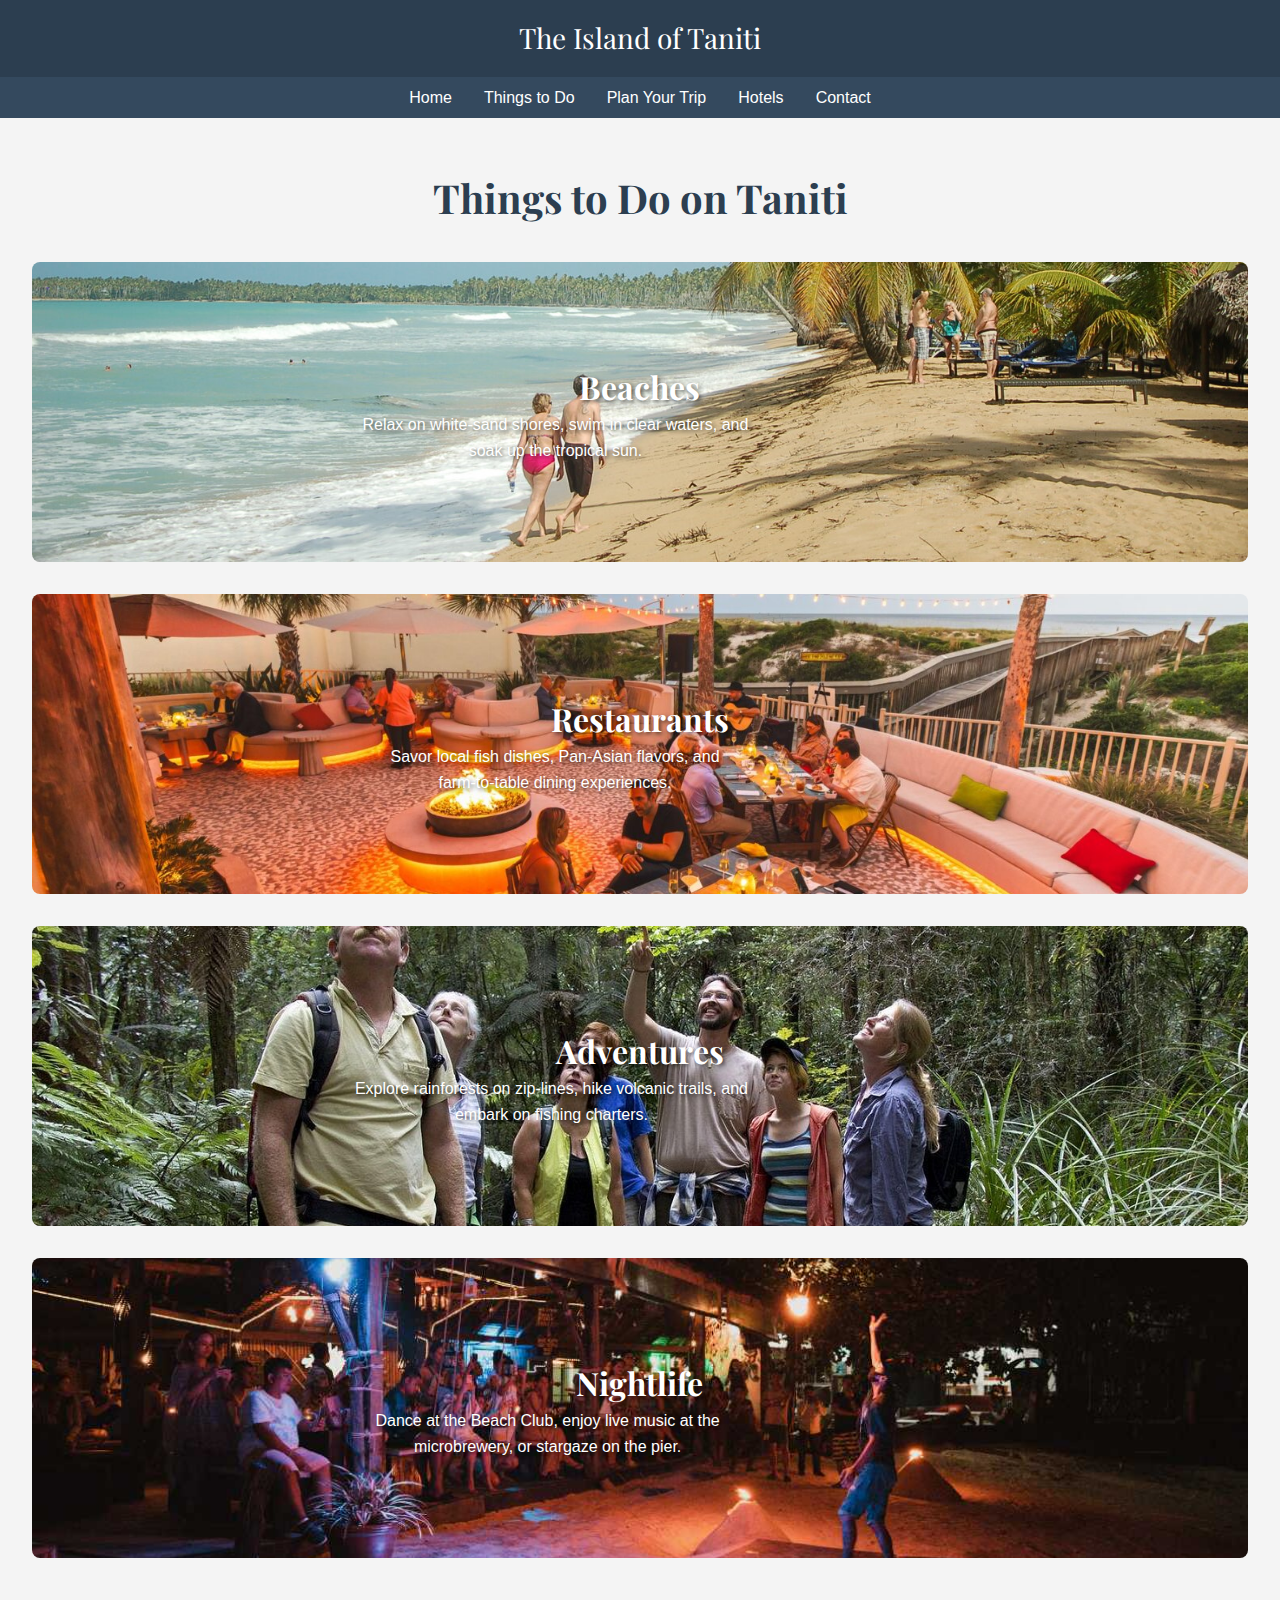
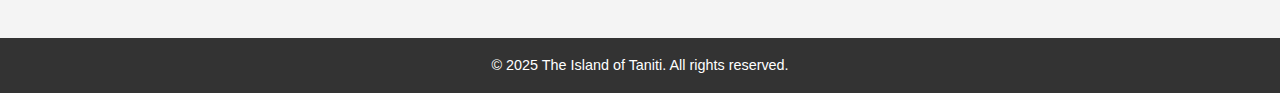
<file: todo.html>
<!DOCTYPE html>
<html lang="en">
<head>
  <meta charset="UTF-8" />
  <meta name="viewport" content="width=device-width, initial-scale=1.0"/>
  <title>Things to Do – The Island of Taniti</title>
  <link href="https://fonts.googleapis.com/css2?family=Playfair+Display&display=swap" rel="stylesheet">
  <link rel="stylesheet" href="styles.css">
  <style>
    * {
      margin: 0;
      padding: 0;
      box-sizing: border-box;
    }
    html, body {
      font-family: 'Segoe UI', sans-serif;
      background-color: #f4f4f4;
      color: #333;
      line-height: 1.6;
      overflow-x: hidden;
    }
    .top-bar {
      background-color: #2c3e50;
      padding: 1rem 2rem;
      color: #fff;
      text-align: center;
      font-family: 'Playfair Display', serif;
      font-size: 1.75rem;
    }
    .nav-bar {
      display: flex;
      justify-content: center;
      background-color: #34495e;
      padding: 0.5rem;
      gap: 2rem;
    }
    .nav-bar a {
      color: #fff;
      text-decoration: none;
      font-weight: 500;
      transition: 0.3s;
    }
    .nav-bar a:hover {
      text-decoration: underline;
    }

    .things-to-do {
      padding: 3rem 2rem;
      text-align: center;
    }
    .things-to-do h2 {
      font-family: 'Playfair Display', serif;
      font-size: 2.5rem;
      margin-bottom: 2rem;
      color: #2c3e50;
    }

    .categories {
      display: grid;
      grid-template-columns: 1fr; 
      gap: 2rem;
    }

    .category {
      height: 300px;
      background-size: cover;
      background-position: center;
      border-radius: 8px;
      display: flex;
      justify-content: center;
      align-items: center;
      position: relative;
      color: white;
      text-shadow: 2px 2px 4px rgba(0, 0, 0, 0.6);
      transition: transform 0.3s;
    }

    .category:hover {
      transform: scale(1.05);
    }

    .category h3 {
      font-family: 'Playfair Display', serif;
      font-size: 2rem;
      font-weight: bold;
    }

    .category p {
      font-size: 1rem;
      max-width: 70%;
      text-align: center;
    }

    .category.beaches {
      background-position: center bottom; 
    }
    .category.adventures {
      background-position: center 25%; 
    }

    
    footer {
      background-color: #333;
      color: #fff;
      text-align: center;
      padding: 1rem;
      font-size: 0.9rem;
      margin-top: 2rem;
    }

    @media (max-width: 800px) {
      .category {
        height: 250px;
      }
    }
  </style>
</head>
<body>
  <div class="top-bar">The Island of Taniti</div>
  <nav class="nav-bar">
    <a href="index.html">Home</a>
    <a href="todo.html"> Things to Do</a>
    <a href="plan.html">Plan Your Trip</a>
    <a href="hotels.html">Hotels</a>
    <a href="contact.html">Contact</a>
  </nav>

  <section class="things-to-do">
    <h2>Things to Do on Taniti</h2>
    <div class="categories">
      <div class="category beaches" style="background-image: url('HomeImages/picture4.jpg');">
        <div>
          <h3>Beaches</h3>
          <p>Relax on white‑sand shores, swim in clear waters, and soak up the tropical sun.</p>
        </div>
      </div>
      <a href="restaurant.html" style="text-decoration: none;">
        <div class="category" style="background-image: url('HomeImages/picture1.jpg');">
          <div>
            <h3>Restaurants</h3>
            <p>Savor local fish dishes, Pan‑Asian flavors, and farm‑to‑table dining experiences.</p>
          </div>
        </div>
      </a>
      <div class="category adventures" style="background-image: url('HomeImages/picture5.jpg');">
        <div>
          <h3>Adventures</h3>
          <p>Explore rainforests on zip‑lines, hike volcanic trails, and embark on fishing charters.</p>
        </div>
      </div>
      <div class="category" style="background-image: url('nightlife.jpeg');">
        <div>
          <h3>Nightlife</h3>
          <p>Dance at the Beach Club, enjoy live music at the microbrewery, or stargaze on the pier.</p>
        </div>
      </div>
    </div>
  </section>

  <footer>
    &copy; 2025 The Island of Taniti. All rights reserved.
  </footer>
</body>
</html>
</file>
<file: styles.css>
* {
    margin: 0;
    padding: 0;
    box-sizing: border-box;
  }
  
  html, body {
    font-family: 'Playfair Display', serif;
    background-color: #f8f8f8;
    line-height: 1.6;
    color: #333;
    overflow-x: hidden;
  }
  .top-bar {
    display: flex;
    justify-content: center;  
    align-items: center;
    text-align: center;
    background-color: #2c3e50;
    color: #fff;
    padding: 1rem 2rem;
    font-size: 1.5rem;
  }

  .nav-bar {
    background-color: #34495e;
    padding: 0.5rem;
    display: flex;
    justify-content: center;
    gap: 1rem;
  }
  .nav-bar a {
    color: #fff;
    text-decoration: none;
    font-weight: bold;        
    transition: all 0.3s ease;
  }
  .nav-bar a:hover {
    text-decoration: underline;
  }
  
  .slideshow-wrapper {
    width: 95%;
    max-width: 1400px;
    margin: 2rem auto;
    border-radius: 10px;
    overflow: hidden;
    position: relative;
  }
  
  .slideshow-container {
    position: relative;
    width: 100%;
    height: 600px;
  }
  
  .slide {
    display: none;
    position: absolute;
    inset: 0;
    transition: opacity 0.5s ease-in-out;
  }
  
  .slide.active {
    display: block;
    opacity: 1;
    z-index: 1;
  }
  
  .slide img {
    width: 100%;
    height: 100%;
    object-fit: cover;
  }
  
  .overlay-text {
    position: absolute;
    top: 0;
    left: 0;
    width: 100%;
    background: rgba(0, 0, 0, 0.4);
    color: #fff;
    padding: 1rem 2rem;
    font-size: 1.1rem;
    line-height: 1.8;
    backdrop-filter: blur(2px);
    z-index: 2;
  }
  
  .dots-container {
    position: absolute;
    bottom: 15px;
    width: 100%;
    text-align: center;
    z-index: 3;
  }
  
  .dot {
    height: 14px;
    width: 14px;
    margin: 0 5px;
    background-color: #bbb;
    border-radius: 50%;
    display: inline-block;
    cursor: pointer;
    transition: background-color 0.3s ease;
  }
  
  .dot.active {
    background-color: #e4f500;
  }
  
  .content {
    display: flex;
    padding: 1rem;
    gap: 2rem;
  }
  
  .filters {
    width: 250px;
    position: sticky;
    top: 1rem;
    background-color: #fff;
    padding: 1rem;
    border: 1px solid #ccc;
    height: fit-content;
  }
  .filter-group {
    margin-bottom: 1rem;
  }
  .filter-group label {
    display: block;
    margin-bottom: 0.3rem;
    font-weight: bold;
  }
  .filter-group select,
  button[type="submit"] {
    width: 100%;
    padding: 0.5rem;
    font-size: 1rem;
  }
  
  .hotel-listings {
    flex: 1;
  }
  
  .hotel-card {
    background-color: #fff;
    padding: 1rem;
    margin-bottom: 1.5rem;
    border-radius: 8px;
    border: 1px solid #ddd;
    box-shadow: 0 2px 5px rgba(0,0,0,0.05);
  }
  .hotel-card img {
    width: 100%;
    height: auto;
    max-height: 300px;
    object-fit: contain;
    border-radius: 6px;
  }
  .hotel-card h3 {
    margin-top: 0.8rem;
    font-size: 1.2rem;
    color: #2c3e50;
  }
  .hotel-card p {
    font-size: 1rem;
    color: #555;
  }
  .rating {
    margin: 0.5rem 0;
    color: #e67e22;
    font-weight: bold;
  }
  
  .footer, footer {
    background-color: #2c3e50;
    color: #fff;
    padding: 1rem;
    text-align: center;
    margin-top: 2rem;
    font-size: 0.9rem;
  }
  
  @media (max-width: 800px) {
    .slide { height: auto; }
    .category, .restaurant, .slide { height: auto; }
  }
</file>
